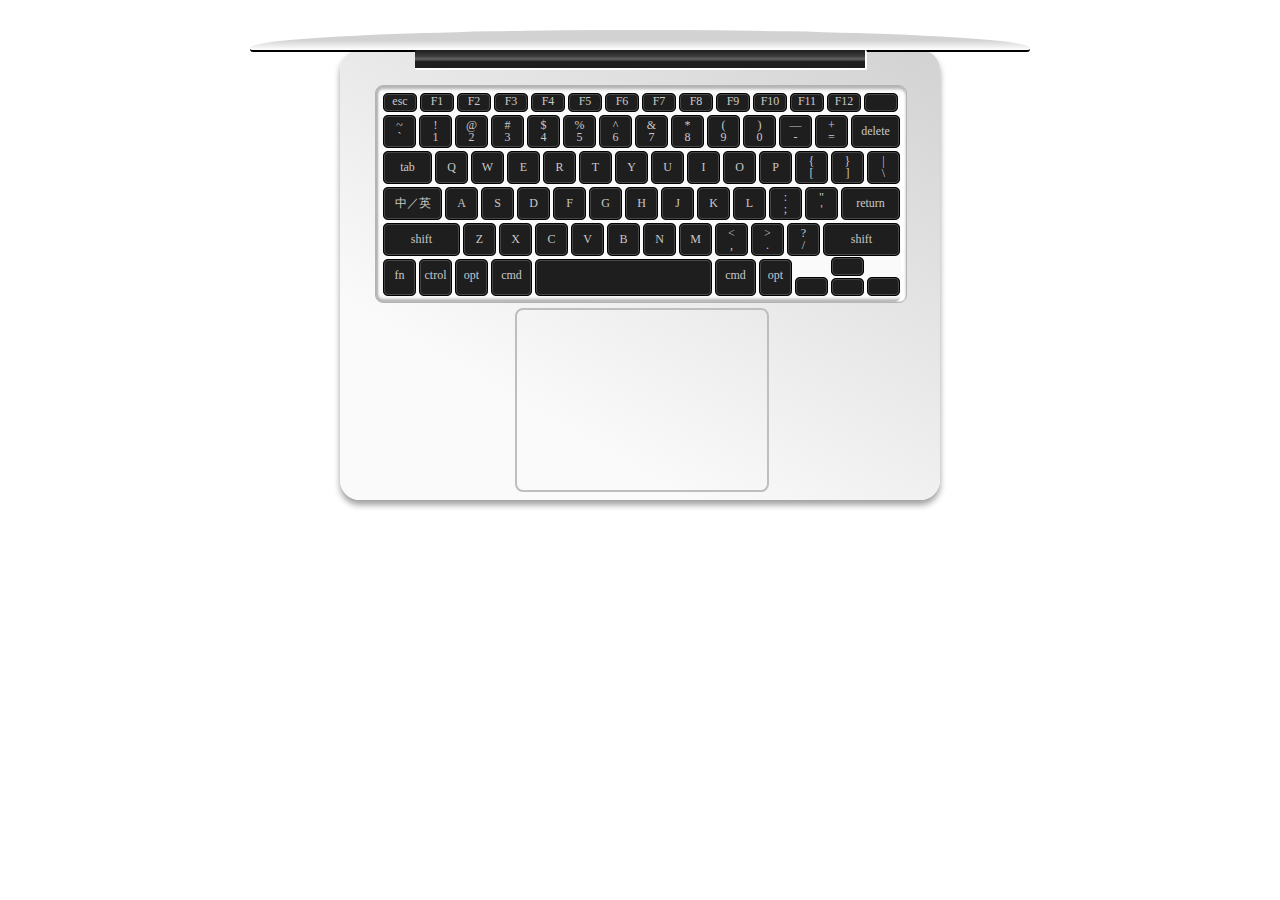
<file: css画airbook/index.html>
<!DOCTYPE html>
<html >
<head>
  <meta charset="UTF-8">
  <title>Airbook</title>
      <link rel="stylesheet" href="css/style.css">
</head>
<body>
	<div class="board">
		<div class="blackbar">
			
		</div>
		<div class="keyboard">
			<ul>
				<li>esc</li>
				<li>F1</li>
				<li>F2</li>
				<li>F3</li>
				<li>F4</li>
				<li>F5</li>
				<li>F6</li>
				<li>F7</li>
				<li>F8</li>
				<li>F9</li>
				<li>F10</li>
				<li>F11</li>
				<li>F12</li>
				<li></li>
				<li><span>~</span><span>`</span></li>
				<li><span>!</span><span>1</span></li>
				<li><span>@</span><span>2</span></li>
				<li><span>#</span><span>3</span></li>
				<li><span>$</span><span>4</span></li>
				<li><span>%</span><span>5</span></li>
				<li><span>^</span><span>6</span></li>
				<li><span>&amp;</span><span>7</span></li>
				<li><span>*</span><span>8</span></li>
				<li><span>(</span><span>9</span></li>
				<li><span>)</span><span>0</span></li>
				<li><span>—</span><span>-</span></li>
				<li><span>+</span><span>=</span></li>
				<li>delete</li>
				<li>tab</li>
				<li>Q</li>
				<li>W</li>
				<li>E</li>
				<li>R</li>
				<li>T</li>
				<li>Y</li>
				<li>U</li>
				<li>I</li>
				<li>O</li>
				<li>P</li>
				<li><span>{</span><span>[</span></li>
				<li><span>}</span><span>]</span></li>
				<li><span>|</span><span>\</span></li>
				<li>中／英</li>
				<li>A</li>
				<li>S</li>
				<li>D</li>
				<li>F</li>
				<li>G</li>
				<li>H</li>
				<li>J</li>
				<li>K</li>
				<li>L</li>
				<li><span>:</span><span>;</span></li>
				<li><span>"</span><span>'</span></li>
				<li>return</li>
				<li>shift</li>
				<li>Z</li>
				<li>X</li>
				<li>C</li>
				<li>V</li>
				<li>B</li>
				<li>N</li>
				<li>M</li>
				<li><span>&lt;</span><span>,</span></li>
				<li><span>&gt;</span><span>.</span></li>
				<li><span>?</span><span>/</span></li>
				<li>shift</li>
				<li>fn</li>
				<li>ctrol</li>
				<li>opt</li>
				<li>cmd</li>
				<li></li>
				<li>cmd</li>
				<li>opt</li>
				<li></li>
				<li></li>
				<li></li>
				<li></li>
			</ul>
		</div>
		<div class="touch">
			
		</div>
	</div>
</body>
</html>
</file>
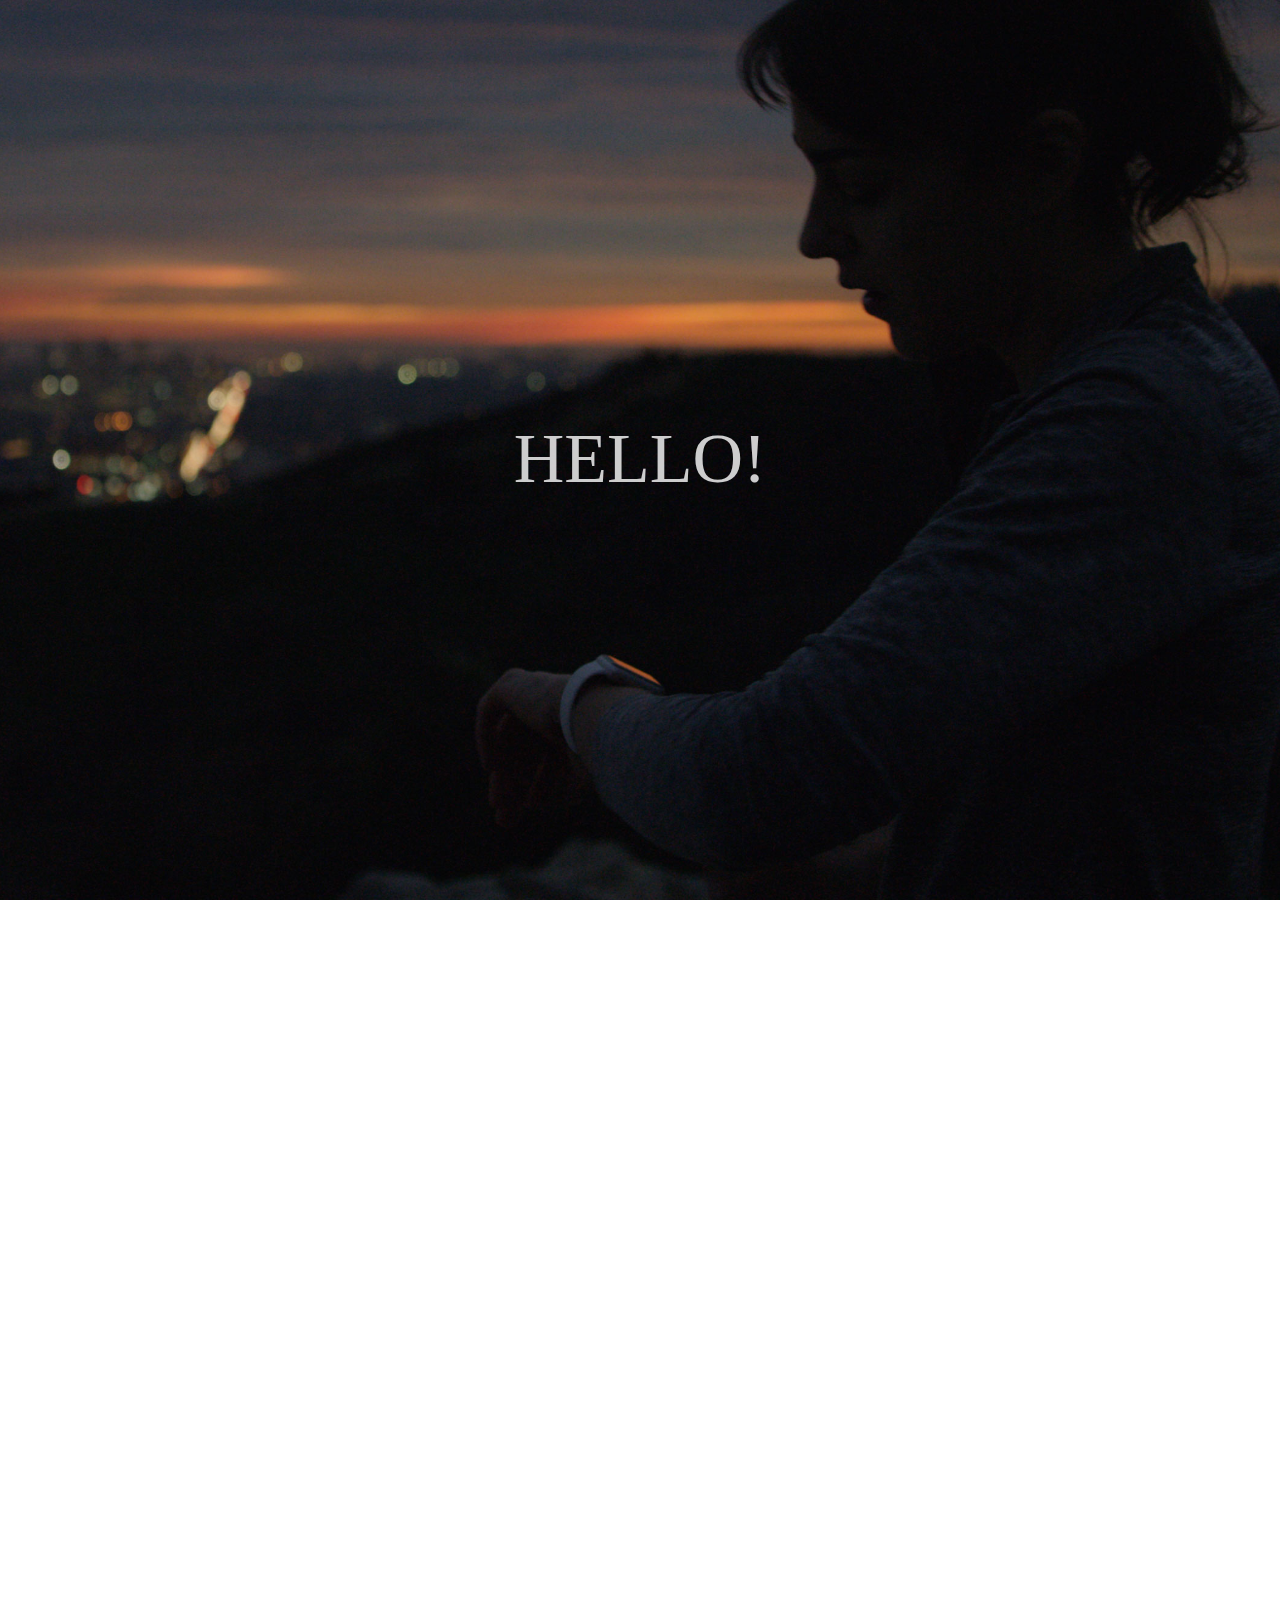
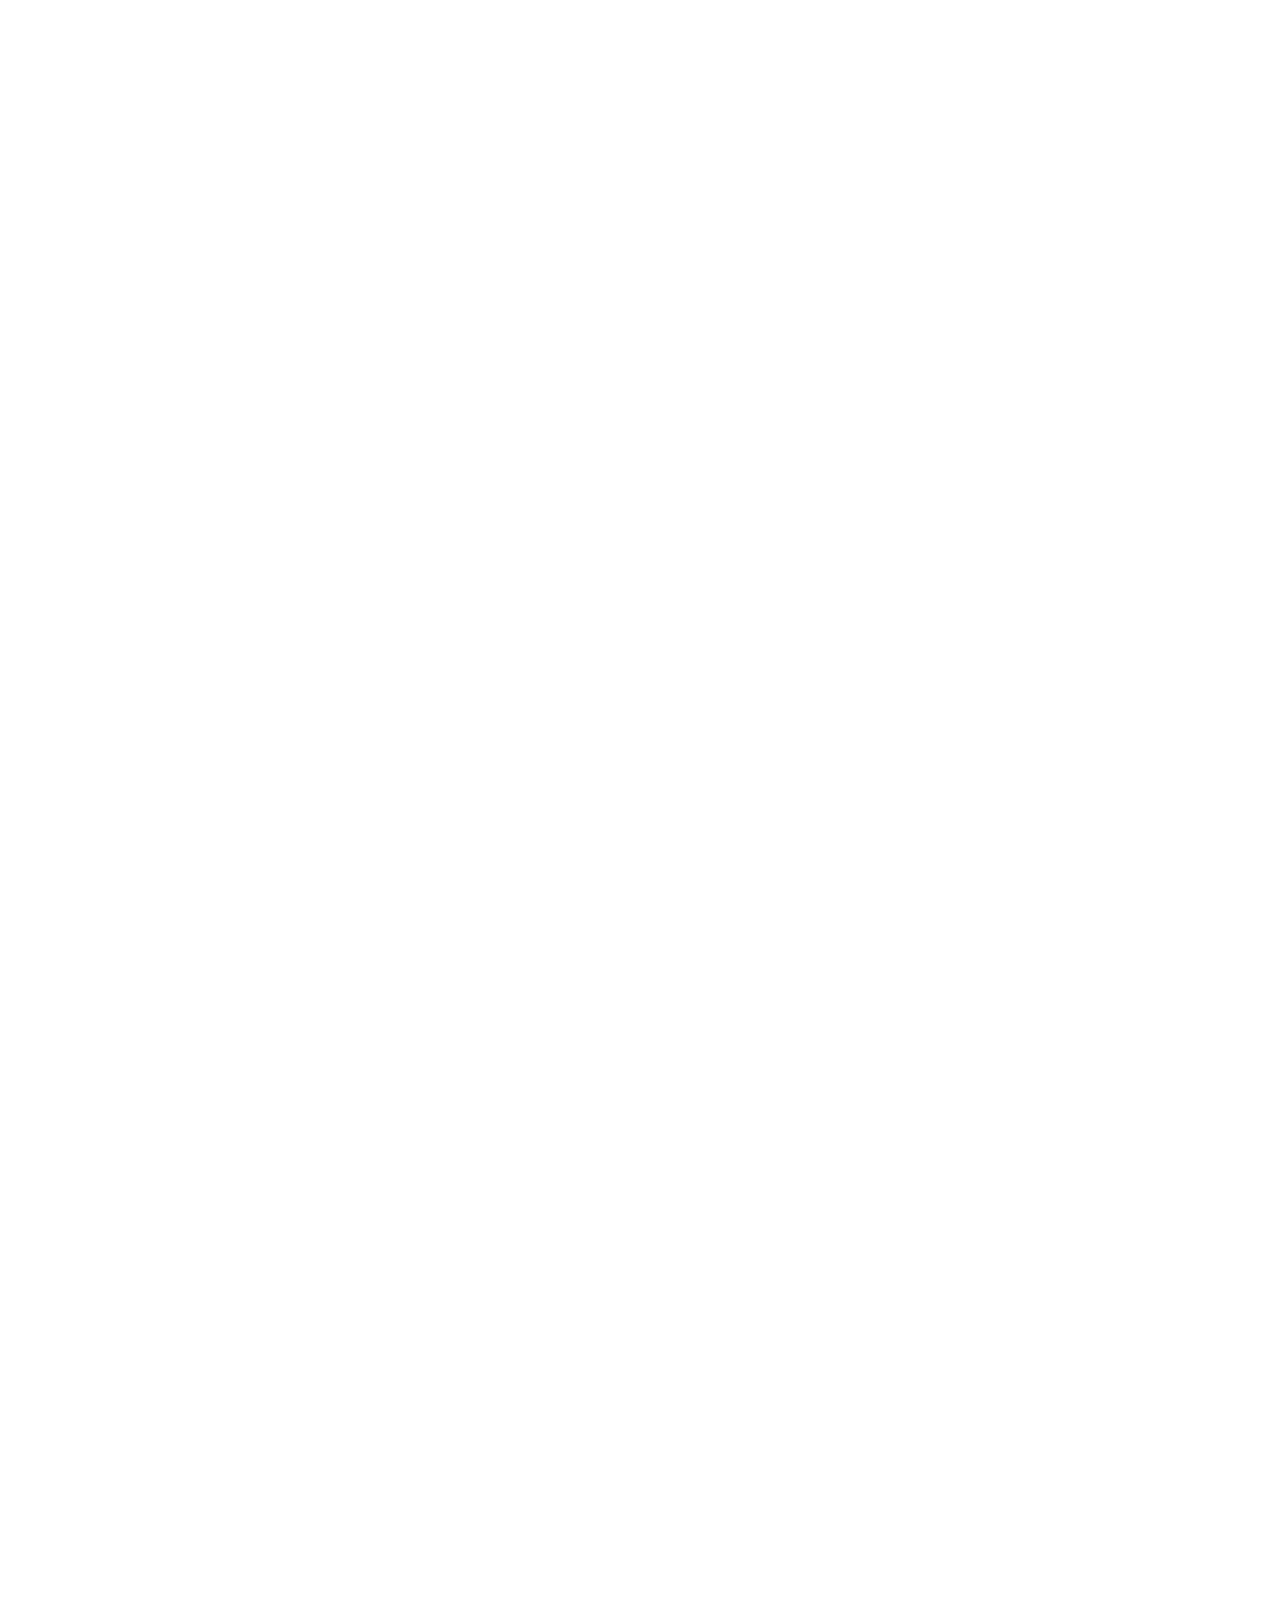
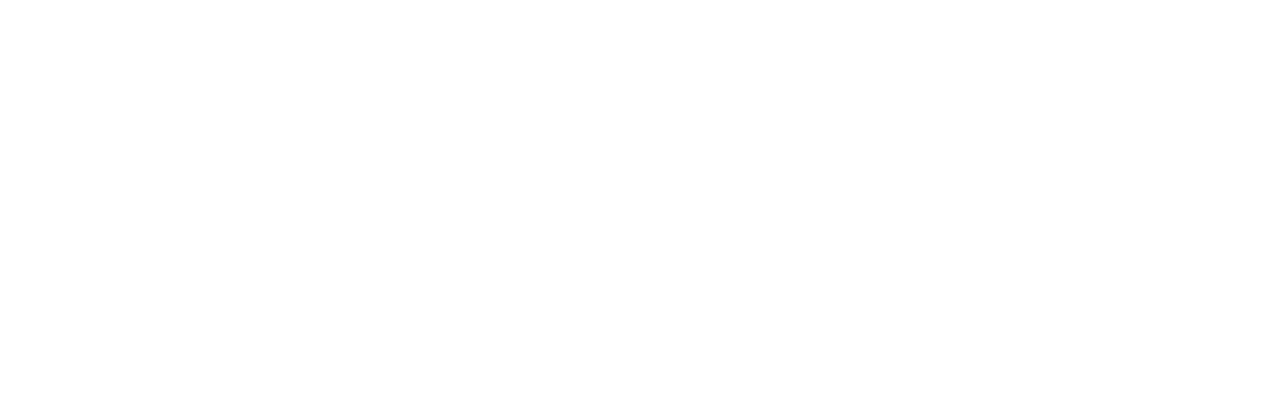
<file: FullPage/index.html>
<!DOCTYPE html>
<html>
	<head>
		<meta charset="utf-8" />
		<meta name="viewport" content="width=device-width,initial-scale=1,user-scalable=no"/>
		<title>fullpage</title>
		<link href="css/jquery.fullpage.min.css" rel="stylesheet">
		<link rel="stylesheet" href="css/index.css" />
		

	</head>
	<body>
		<div id="fullpage">
			<div class="section section1 active"><h1>HELLO!</h1></div>
			<div class="section section2">
				<div class="container">
					<div class="slide slide1 active"></div>
					<div class="slide slide2"></div>
					<div class="slide slide3"></div>
					<div class="slide slide4"></div>
				</div>
			</div>
			<div class="section section3"><h1>第三屏</h1></div>
			<div class="section section4"><h1>第四屏</h1></div>
		</div>
		<script src="js/jquery.min.js"></script>
		<script src="js/jquery.fullpage.min.js"></script>
		<script>
			$(document).ready(function(){
				$('#fullpage').fullpage({
					sectionsColor:['green','orange','gray','red'],
					loopTop:true,
					loopBottom:true,
					loopHorizontal:true
				});
			});
		</script>
	</body>
</html>
</file>
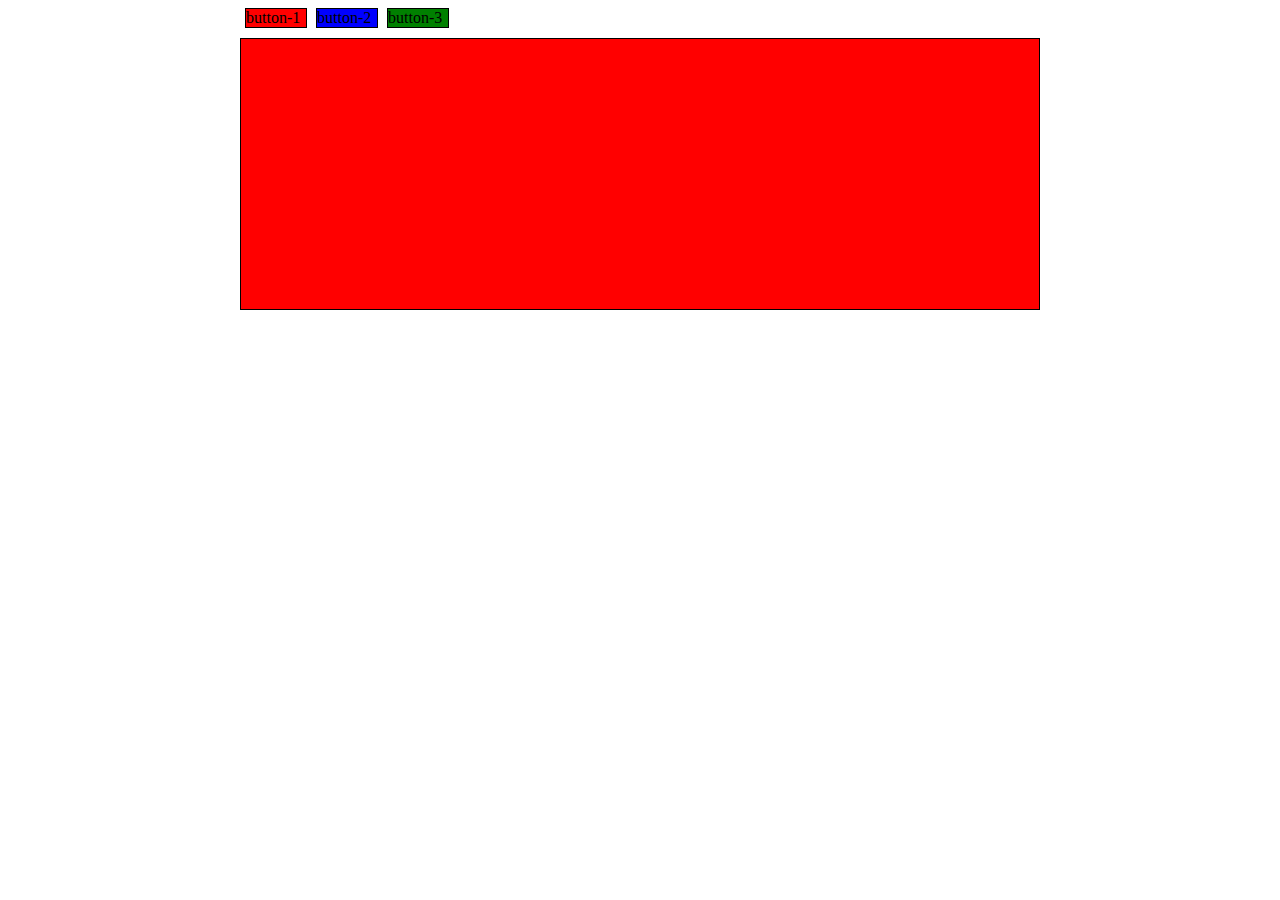
<file: tab/index.html>
<!DOCTYPE html>
<html>
	<head>
		<meta charset="utf-8" />
		<title>tab-page</title>
		<link rel="stylesheet" href="css/main.css" />
	</head>
	<body>
		<div class="tab-page">
			<div class="buttons">
				<div  data-index='1' class="button button-1 active">button-1</div>
				<div  data-index='2'  class="button button-2">button-2</div>
				<div  data-index='3' class="button button-3">button-3</div>
			</div>
			<div class="pages">
				<div class="page page-1 active"></div>
				<div class="page page-2"></div>
				<div class="page page-3"></div>
			</div>
		</div>
	</body>
	<script>

		$('.button').click(function() {
			var index = $(this).attr('data-index');
			$('.page').removeClass('active');
			$('#page' + index).removeClass('active');	
		});
	</script>
</html>
</file>
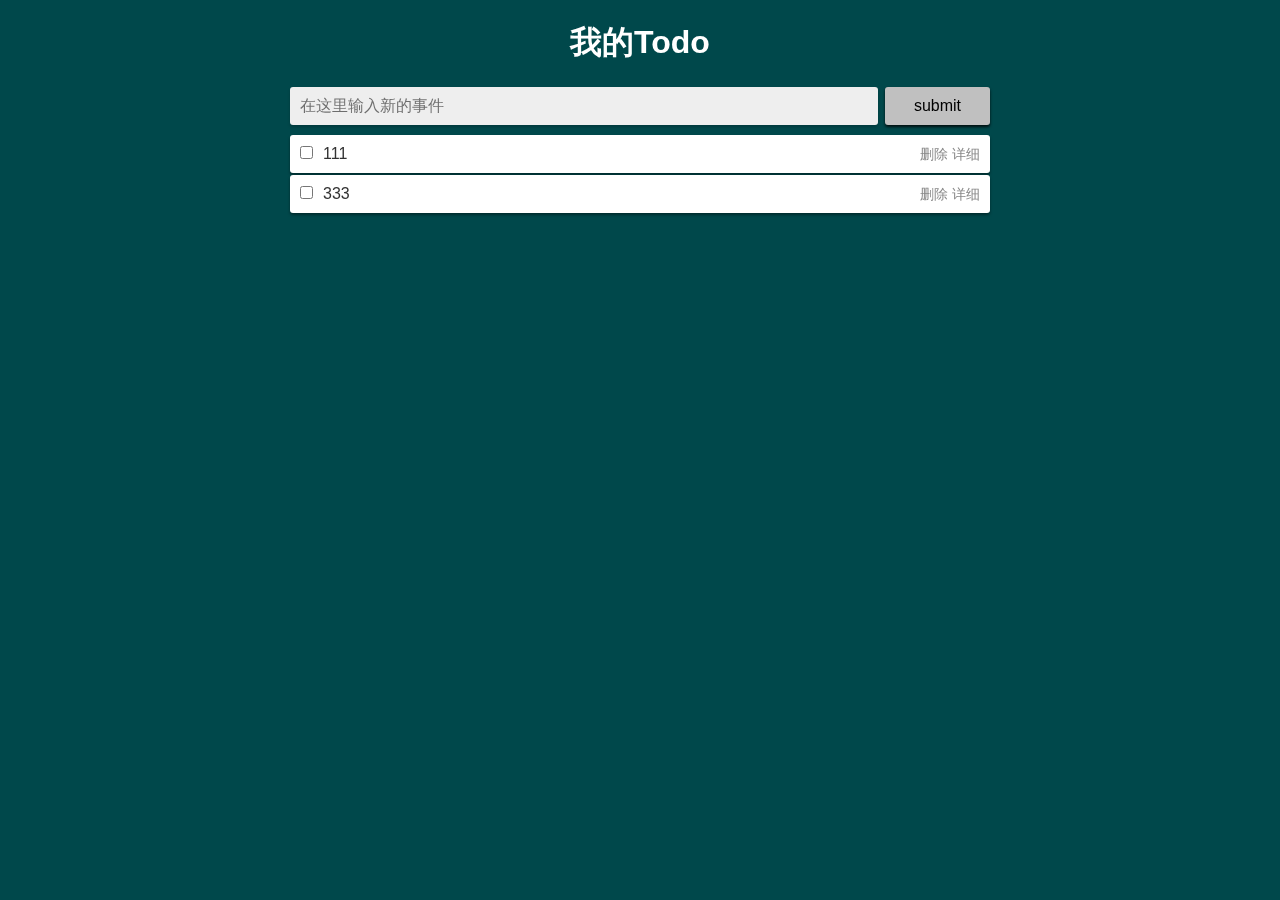
<file: todo-list/index.html>
<!DOCTYPE html>
<html lang="zh">
<head>
    <meta charset="UTF-8">
    <title>My Todo App</title>
    <link rel="stylesheet" href="css/normalize.css" />
    <link rel="stylesheet" href="css/base.css" />
    <link rel="stylesheet" href="css/jquery.datetimepicker.min.css" />
</head>
<body>
	
		<div class="msg">
    <span class="msg-content"></span>
    <span class="anchor confirmed">知道了</span>
</div>
		<!-- 总容器开始 -->
	<div class="container"><!-- 总容器开始 -->
    <h1>我的Todo</h1>
    <form class="add-task">
        <input name="content" type="text" placeholder="在这里输入新的事件" autofocus="" autocomplete="off">
        <button type="submit">submit</button>
    </form>
    <div class="task-list"><div class="task-item" data-index="3"><span><input class="complete" type="checkbox"></span><span class="task-content">111</span><span class="fr"><span class="action delete"> 删除</span><span class="action detail"> 详细</span></span></div><div class="task-item" data-index="1"><span><input class="complete" type="checkbox"></span><span class="task-content">333</span><span class="fr"><span class="action delete"> 删除</span><span class="action detail"> 详细</span></span></div></div><!--清单列表结束-->
    <div class="task-detail-mask"></div>
    <div class="task-detail"><!-- 任务详情开始 -->
    </div><!-- 任务详情结束 -->
</div>
	<video class="alerter" src="alert.mp3"></video>
	<!-- 总容器结束 -->
<script src="js/jquery.min.js" type="text/javascript"></script>
<script src="js/store.js" type="text/javascript"></script>
<script type="text/javascript" src="js/base.js" ></script>
<script src="js/jquery.datetimepicker.full.js"></script>
</body>
</html>
</file>
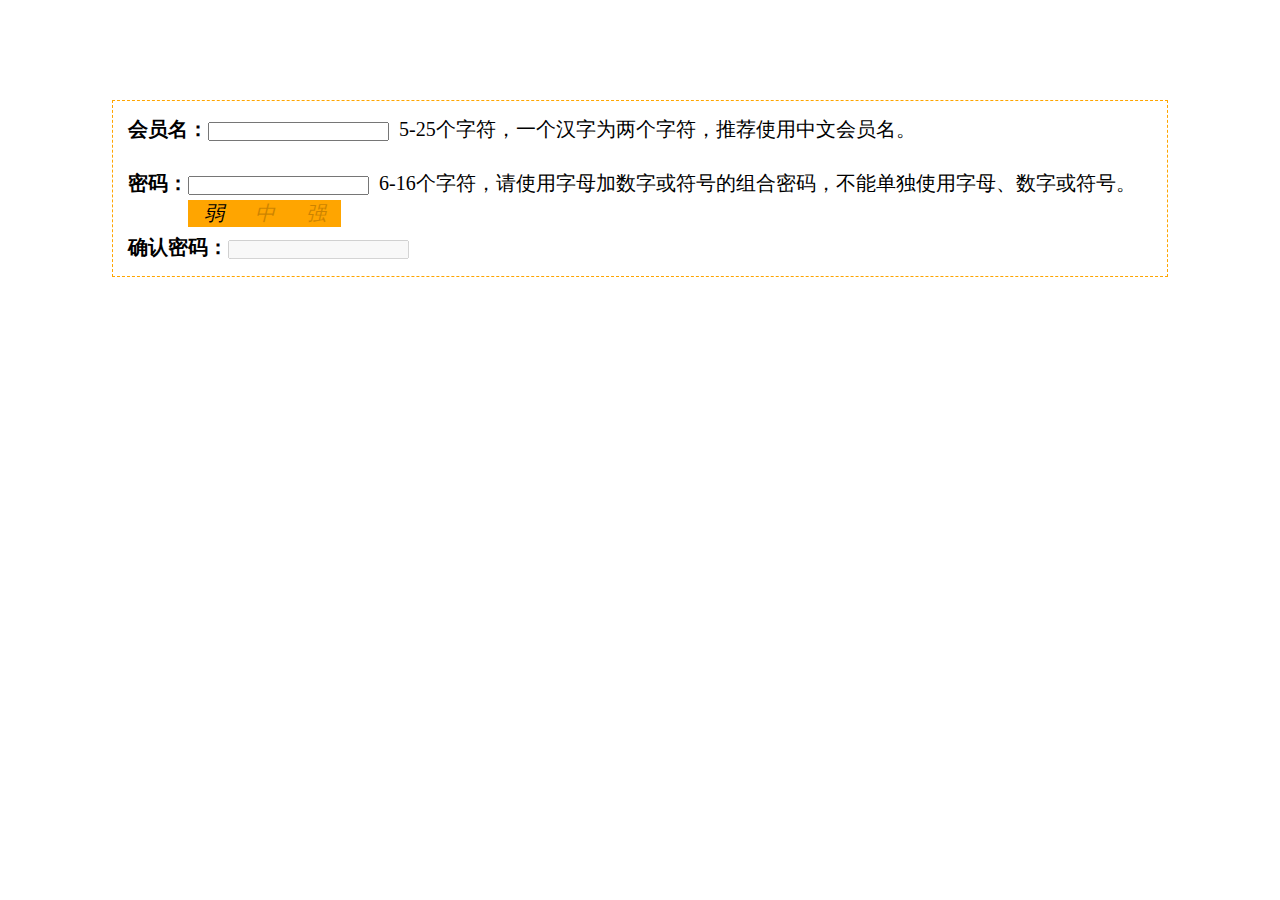
<file: 注册页面个人版.html>
﻿<!DOCTYPE html>
<html>  
<head>
        
<title>注册</title>

<style>
*{margin:0;
  padding:0
  
}
body{font-size:20px;}

#allcontent{
            width:1024px;
            padding:15px;
            margin:100px auto 0;
            border: 1px dashed orange
}

p{display:inline;
  margin-left:10px
}

#count{visibility:hidden;
       margin-left:83px
}

#em{background:orange;
    width:153px;
    margin:3px 0 7px 60px
}

em{opacity:0.2;
   display:inline-block;
   width:51px;
   text-align:center
}

em:first-child{background:orange;
               opacity:1
}

.active{background:orange;
        opacity:1
}
</style>    
</head>
    
<body>
   <form id="allcontent">

   <div>
   <label><b>会员名：</b><input type="text"></label><p>5-25个字符，一个汉字为两个字符，推荐使用中文会员名。</p>
   </div>
   <div id="count">0个字符</div>
   <div>
   <label><b>密码：</b><input type="text"></label><p>6-16个字符，请使用字母加数字或符号的组合密码，不能单独使用字母、数字或符号。</p>
   </div>
   <div id="em">
   <em>弱</em><em>中</em><em>强</em>
   </div>
   <div>
   <label><b>确认密码：</b><input type="text" disabled></label><p></p>
   </div>

   </form>

<script>
function getLength(str){
  // \x00-xff代表单字节字符。
  return str.replace(/[^\x00-\xff]/g, "xx").length;
}

function findStr(str, n){
  var tmp = 0;
  for (var i = 0; i < str.length; i++){
    if(str.charAt(i)==n){
      tmp++;
    }
  }
  return tmp;
}

window.onload=function(){
  var aInput = document.getElementsByTagName('input');
  var oName = aInput[0];
  var pwd = aInput[1];
  var pwd2 = aInput[2];
  var aP = document.getElementsByTagName('p');
  var name_msg = aP[0];
  var pwd_msg = aP[1];
  var pwd2_msg = aP[2];
  var count = document.getElementById('count');
  var aEm = document.getElementsByTagName('em');
  var name_length = 0;

//会员名

  oName.onfocus = function(){
    name_msg.style.display = "inline";
    name_msg.innerHTML = "<i class=‘ati’></i>5-25个字符，一个汉字为两个字符，推荐使用中文会员名。";
  }

  oName.onkeyup = function(){
    count.style.visibility = "visible";
    name_length = getLength(this.value);
    count.innerHTML = name_length + "个字符";
    if(name_length==0){
      count.style.visibility = "hidden";
    }
  }

  oName.onblur = function(){
    //含有非法字符            
    var reg = /[^\w\u4e00-\u9fa5]/g;    // \w代表“数字、字母（不分大小写）、下划线”，\u4e00-\u9fa5代表汉字。 

    if(reg.test(this.value)){
      name_msg.innerHTML = '<i class="err"></i>含有非法字符！';
    }

    //不能为空
    else if (this.value==""){
      name_msg.innerHTML = "<i class='err'></i>不能为空！";
    }

    //长度超过25个字符
    else if (name_length > 25){
      name_msg.innerHTML = "<i class='err'></i>长度超过25个字符！";
    }

    //长度少于6个字符
    else if (name_length < 6){
      name_msg.innerHTML = "<i class='err'></i>长度少于6个字符！";
    }

    //OK
    else {
      name_msg.innerHTML = "<i class='err'></i>OK！";
      count.style.visibility = "hidden";
    }
  }

//密码

  pwd.onfocus = function(){
    pwd_msg.style.display = "inline";
    pwd_msg.innerHTML = '<i class="ati"></i>6-16个字符，请使用字母加数字或符号的组合密码，不能单独使用字母、数字或符号。'
  }

  pwd.onkeyup = function(){
    //大于5字符为“中”
    if(this.value.length>5){
      aEm[1].className = "active";
      pwd2.removeAttribute("disabled");
      pwd2_msg.style.display = "inline";
    }else{
      aEm[1].className = "";
      pwd2.setAttribute("disabled");
      pwd2_msg.style.display = "none";      
    }

    //大于10字符为“强”
    if(this.value.length>10){
      aEm[2].className = "active";
    }else{
      aEm[2].className = "";
    }
  }

  pwd.onblur = function(){
    var m = findStr(pwd.value, pwd.value[0]);

    var reg_n = /[^\d]/g;
    var reg_c = /[^a-zA-Z]/g;

    //不能为空
    if(this.value==""){
      pwd_msg.innerHTML = '<i class="err"></i>不能为空！';
    }
    //不能用相同字符
    else if(m == this.value.length){
      pwd_msg.innerHTML = '<i class="err"></i>不能用相同字符！';
    }
    //长度应为6-16个字符
    else if(this.value.length < 6 || this.value.length > 16){
      pwd_msg.innerHTML = '<i class="err"></i>长度应为6-16个字符！';
    }
    //不能全为数字
    else if(!reg_n.test(this.value)){
      pwd_msg.innerHTML = '<i class="err"></i>不能全为数字！';
    }
    //不能全为字母
    else if(!reg_c.test(this.value)){
      pwd_msg.innerHTML = '<i class="err"></i>不能全为字母！';
    }
    //OK
    else{
      pwd_msg.innerHTML = '<i class="ok"></i>OK！';
    }
  }

//确认密码

  pwd2.onblur = function(){
    if(this.value != pwd.value){
      pwd2_msg.innerHTML = '<i class="err"></i>两次输入的密码不一致！';
    }else{
      pwd2_msg.innerHTML = '<i class="ok"></i>OK！';
    }
  }
}
</script>
</body>
</html>
</file>
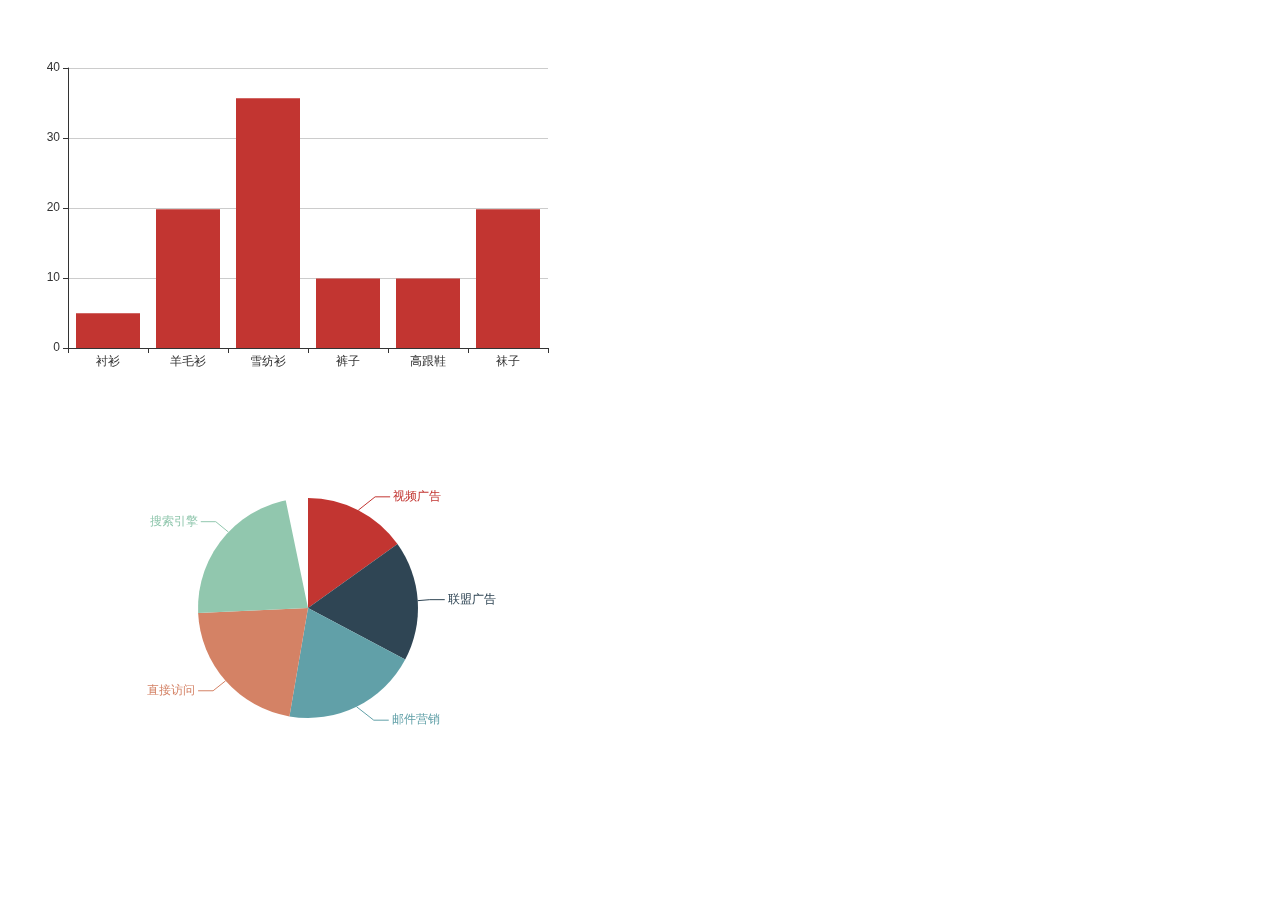
<file: Echarts/EChart.html>
<!DOCTYPE html>
<html>
	<head>
		<meta charset="UTF-8">
		<title>ECharts</title>
		<script src="echarts.min.js"></script>
	</head>
	<body>
		<div id="chart-1" style="width: 600px;height:400px;"></div>
		<div id="chart-2" style="width: 600px;height:400px;"></div>
		<script type="text/javascript">
			
			var myChart = echarts.init(document.getElementById('chart-1'));
			var option = {
				title:{
					text:'柱状图'
				},
				tooltip: {}, 
				legend: { 
					data:['销量']
					}, 
				xAxis: { 
					data: ["衬衫","羊毛衫","雪纺衫","裤子","高跟鞋","袜子"] 
					}, 
				yAxis: {}, 
				series: [{ 
					name: '销量', 
					type: 'bar', 
					data: [5, 20, 36, 10, 10, 20] 
				  }]
				};
				
				myChart.setOption(option);
				
				var myChart2 = echarts.init(document.getElementById('chart-2'));
				myChart2.setOption({ 
					series : [ { 
						name: '访问来源', 
						type: 'pie', 
						radius: '55%', 
						data:[  {value:235, name:'视频广告'},
								{value:274, name:'联盟广告'}, 
								{value:310, name:'邮件营销'}, 
								{value:335, name:'直接访问'}, 
								{value:400, name:'搜索引擎'} 
							 ] 
							
							} ] 
						})
				 //itemstyle
							itemStyle: { 
								emphasis: { 
									shadowBlur: 200
									shadowColor: 'rgba(0, 0, 0, 0.5)'
									} 
								};
							//end
		</script>
	</body>
</html>
</file>
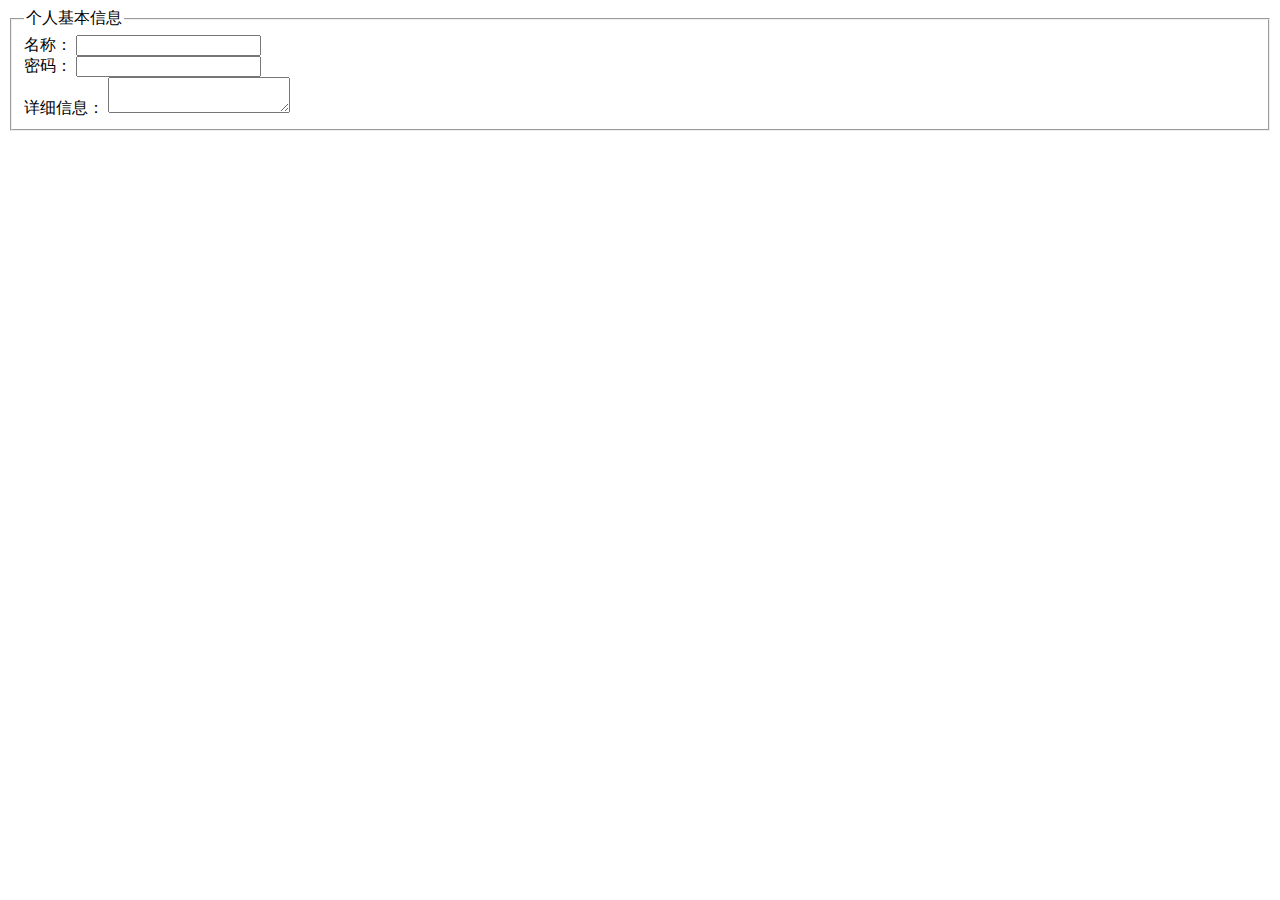
<file: jquery表单实验/form.html>
<!DOCTYPE html>
<html>
	<head>
		<meta charset="utf-8" />
		<title>form</title>
		<link rel="stylesheet" href="css/form.css" />
	</head>
	<body>
		<form action="#" method="post" id="regForm">
			<fieldset>
				<legend>个人基本信息</legend>
				<div>
					<label for="username">名称：</label>
					<input id="username" type="text" />
				</div>
				<div>
					<label for="pass">密码：</label>
					<input id="pass" type="password"/>
				</div>
				<div>
					<label for="msg">详细信息：</label>
					<textarea id="msg"></textarea>
				</div>
			</fieldset>
		</form>
	</body>
	<script type="text/javascript" src="js/jquery.min.js" ></script>
	<script>
		$(function(){
			$(":input").focus(function(){
				$(this).addClass("focus");
			}).blur(function(){
				$(this).removeClass("focus");
			});
		});
	</script>
</html>
</file>
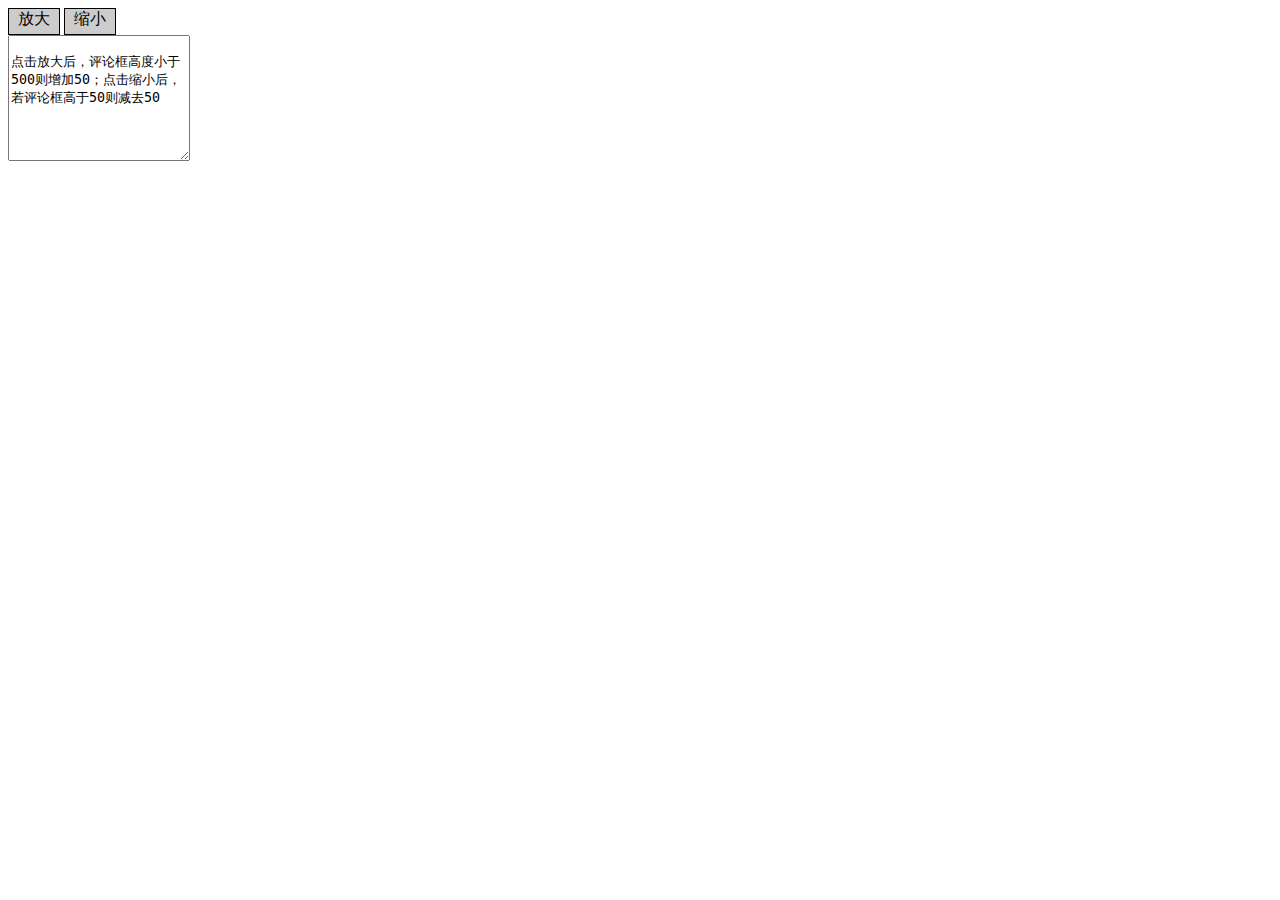
<file: jquery表单实验/msg.html>
<!DOCTYPE html>
<html>
	<head>
		<meta charset="UTF-8">
		<title>msg</title>
		<link rel="stylesheet" href="css/msg.css" />
	</head>
	<body>
		<form>
			<div class="msg">
				<div class="msg_caption">
					<span class="bigger">放大</span>
					<span class="smaller">缩小</span>
				</div>
				<div>
					<textarea id="comment" rows="8" cols="20">
						点击放大后，评论框高度小于500则增加50；点击缩小后，若评论框高于50则减去50
					</textarea>
				</div>
			</div>
		</form>
	</body>
	<script type="text/javascript" src="js/jquery.min.js" ></script>
	<script>
		$(function(){
			var $comment = $('#comment');
			$('.bigger').click(function(){
				if($comment.height()<500){
					$comment.animate({height:"+=50"},300);
				}
			});
			$('.smaller').click(function(){
				if($comment.height()>50){
					$comment.animate({height:"-=50"},300);
				}
			})
		})
	</script>
</html>
</file>
<file: css画airbook/css/style.css>
.board{
	margin: 0 auto;
	padding: 0 auto;
	width: 600px;
	height: 450px;
	margin-top: 50px;
	background: rgb(210,210,210);
	border-radius: 20px;
	position: relative;
	box-shadow: 0px 5px 6px rgb(160,160,160);
	background:-webkit-linear-gradient(60deg,rgba(250,250,250,1) 25%,rgba(210,210,210,1));
}
.board:before{
	content: '';
	display: block;
	width: 780px;
	height: 20px;
	background: rgb(210,210,210);
	border-radius: 0px 0px 3px 3px;
	border-top-left-radius: 390px 18px;
	border-top-right-radius: 390px 18px;
	position: absolute;
	top:-20px; 
	left: -90px;
	 border-bottom: 2px solid rgb(0,0,0); 
	background:-webkit-linear-gradient(top,rgb(210,210,210) 50%,rgb(255,255,255));
}
.blackbar{
	width: 450px;
	height: 18px;
	position: absolute;	
	left: 75px;
	border-radius: 2px;
	border-bottom: 2px solid #ffffff;
	border-right: 2px solid #ffffff;
	background: -webkit-linear-gradient(top,rgb(30,30,30) ,rgb(60,60,60) 35%,rgb(100,100,100) 50%,rgb(30,30,30) 65%);
	background: -linear-gradient(top,rgb(30,30,30) ,rgb(60,60,60) 35%,rgb(100,100,100) 50%,rgb(30,30,30) 65%);
}
.keyboard{
	position: absolute;
	width:530px;
	height: 216px;
	left: 35px;
	top: 35px;
	border: 1px solid rgb(180,180,180);
	border-radius: 8px;
	background:rgba(250,250,250,1);
	box-shadow:2px 0px 2px rgb(180,180,180) inset,
	0px 3px 3px rgb(180,180,180) inset,
	-5px -0px 1px rgb(255,255,255) inset,
	0px -3px 3px rgb(180,180,180) inset;
	-webkit-user-select: none;
	-moz-user-select: none;
	-ms-user-select: none;
	user-select: none;
}	
ul,li{
	list-style: none;
	margin:0 auto;
	padding:0 auto;
	display: block;
	font-family: "Vrinda";
	-webkit-user-select: none;
	-moz-user-select: none;
	-ms-user-select: none;
	user-select: none;
}
ul{
	width:530px;
	margin-top: 8px;
	padding-left: 8px;
}
li{
	width:29px;
	height:29px;
	float: left;
	margin-right: 5px;
	margin-bottom: 5px;
	background-color: rgb(30,30,30);
	color: rgb(200,200,200);
	text-align: center;
	line-height: 28px;
	font-size: 12px;
	border-radius: 4px;
	border: 1px solid rgb(70,70,70);
	box-shadow: 1px 0px 0px rgb(0,0,0),
	0px 1px 0px rgb(0,0,0),
	-1px 0px 0px rgb(0,0,0),
	0px -1px 0px rgb(0,0,0);
}
li:nth-child(-n+14):nth-child(n+1){
	width:30px;
	height:15px;
  line-height:1.1;
}
li:nth-child(-n+27):nth-child(n+16){
	/*box-sizing: border-box;
	padding-top: 4px;*/
}
li:nth-child(-n+26):nth-child(n+15) span,li:nth-child(27) span,li:nth-child(40) span,li:nth-child(41) span,li:nth-child(42) span,li:nth-child(53) span,li:nth-child(54) span,li:nth-child(-n+66):nth-child(n+64) span{
	display: block;
	margin-top: 5px;
	line-height: 0.6; 
}
li:nth-child(28),li:nth-child(29){
	width:45px;
}
li:nth-child(43),li:nth-child(55){
	width:55px;
}
li:nth-child(56),li:nth-child(67){
	width:73px;
}
li:nth-child(-n+74):nth-child(n+68){
	height:33px;
}
li:nth-child(72){
	width:173px;
}
li:nth-child(71),li:nth-child(73){
	width:37px;
}
li:nth-child(75),li:nth-child(77),li:nth-child(78){
	margin-top: 18px;
	height: 15px;
}
li:nth-child(76){
	height: 14px;
	margin-top: 19px;
}
li:nth-child(78){
	position: absolute;
	bottom: 22px;
	right:38px;
}
.touch{
	position: absolute;
	width:250px;
	height:180px;
	border: 2px solid rgb(190,190,190);
	bottom: 8px;
	left: 175px;
	border-radius: 8px;
}
</file>
<file: FullPage/css/index.css>
.section{
	position: relative;
	background: #FFFFFF;
	overflow: hidden;
	text-align: center;
}
.section1{
	background: url(../img/hero_sunset_large_2x.jpg) no-repeat center;
	background-size: cover;
}
.section1 h1{
	margin-top: 5%;
	color: #FFFFFF;
	font-weight: normal;
	font-size: 70px;
	opacity: 0.8;
}
.section2 .container{
	width: 450px;
	height: 800px;
	margin: 0 auto;
}
.section2 .container .slide1{
	background: url(../img/primary_large_2x.jpg);
	background-size: cover;
}
.section2 .container .slide2{
	background: url(../img/primary_large_2x.jpg);
	background-size: cover;
}
.section2 .container .slide3{
	background: url(../img/primary_large_2x.jpg);
	background-size: cover;
}
.section2 .container .slide4{
	background: url(../img/primary_large_2x.jpg);
	background-size: cover;
}

.section3{
	background: url(../img/technology_hero_large_2x.jpg) no-repeat center;
	background-size: cover;
}
.section4{
	background: url(../img/hero_sunset_large_2x.jpg) no-repeat center;
	background-size: cover;
}
</file>
<file: tab/css/main.css>
.tab-page{
	margin: 0 auto;
	height: 300px;
	width: 800px;
}
.buttons{
	height: 30px;
}
.button-1,.button-2,.button-3{
	width: 60px;
	display: inline-block;
	margin-left: 5px;
	border: 1px solid;
}
.button-1{
	background-color: red;
}
.button-2{
	background-color: blue;
}
.button-3{
	background-color: green;
}
.pages{
	height: 270px;
	border: 1px solid;
}
.page-1{
	width: 100%;
	height: 100%;
	background-color: red;
}
.page-2{
	width: 100%;
	height: 100%;
	background-color: blue;
	display: none;
}
.page-3{
	width: 100%;
	height: 100%;
	background-color: green;
	display: none;
}
.button-1:hover{
	
}
</file>
<file: todo-list/css/base.css>
*{
	box-sizing: border-box;
	outline: 0;
}
body{
	background: #00484b;
	color: #ffffff;
}

.container{
	max-width: 700px;
	margin: 0 auto;
	position: relative;
}
h1{
	text-align: center;
}
.task-list{
	margin:10px 0;
}
input,
.task-item,
button,
.task-detail-mask,
textarea{
	padding: 10px;
	border-radius: 3px;
}
textarea{
	border: 0.1;
	border-color: #C0C0C0;
	box-shadow: 0 2px 3px rgba(0,0,0, .2);
	width: 100%;
	min-height: 130px;
}
textarea:focus{
	background: #EEEEEE;
}
input[type=text],input[type=date]{
	border: 0;
	display: block;
	width: 100%;
	background: #eee;
	box-shadow: 0 2px 3px rgba(0,0,0, .2);
}
input[type=text]:hover,
input[type=date]:hover,
input[type=text]:focus,
{
	background: #FFFFFF;
}
input[type=date]:focus{
	background: #ddd;
}
button{
	display: inline-block;
	cursor: pointer;
	border: 0;
}
.add-task input[type=text]{
	float: left;
	width: 84%;
	margin-right: 1%;
}
.add-task [type=submit]{
	width: 15%;
	background: #C0C0C0;
}
.add-task [type=submit],.task-item{
	box-shadow: 0 2px 3px rgba(0,0,0, .8);
	transition: background-color .2s;
}
.task-item{
	background: #fff;
	color: #333;
	margin-bottom: 2px;
	box-shadow: 0px 2px 3px rgba(0,0,0, .4);
	cursor: pointer;
}
.task-item:hover{
	background: #ddd;
}
.add-task [type=submit]:hover,
.input-item [type=submit]:hover{
	background: #333333;
	color: #FFFFFF;
	transition: background-color .2s;
}
.task-detail-mask,
.task-detail{
	display: none;
	position: absolute;
}
.task-detail>*{
	margin-bottom: 10px;
}
.task-detail{
	background: #FFFFFF;
	color: #333333;
	padding: 10px;
	bottom: 0;
	right: 20%;
	width: 50%;
	height: 100%;
}
.task-detail .content{
	padding: 10px;
	font-weight: 900;
	cursor: pointer;
}
.task-detail-mask{
	top: 0;
	bottom: 0;
	right: 0;
	left: 0;
	background: rgba(30,30,30,.6);
}
.task-content {
    margin-left: 10px;
}
.fr{
	float: right;
}
.action {
    color: #888;
    font-size: 90%;
}
.input-item{
	margin-top: 5px;
}

.action:hover {
    color: #333;
}

.msg {
    display: none;
    text-align: center;
    background: #ffe264;
    padding: 10px;
    color: #333;
}

.anchor {
    cursor: pointer;
}

.alerter {
    width: 0;
    height: 0;
}
</file>
<file: jquery表单实验/css/form.css>
.focus{
	border: 1px solid #f00;
	background: #fcc;
}
</file>
<file: jquery表单实验/css/msg.css>
.bigger,.smaller{
	display: inline-block;
	border: 1px solid #000;
	height: 25px;
	text-align: center;
	width: 50px;
	background-color: #ccc;
	cursor: pointer;
}
</file>
